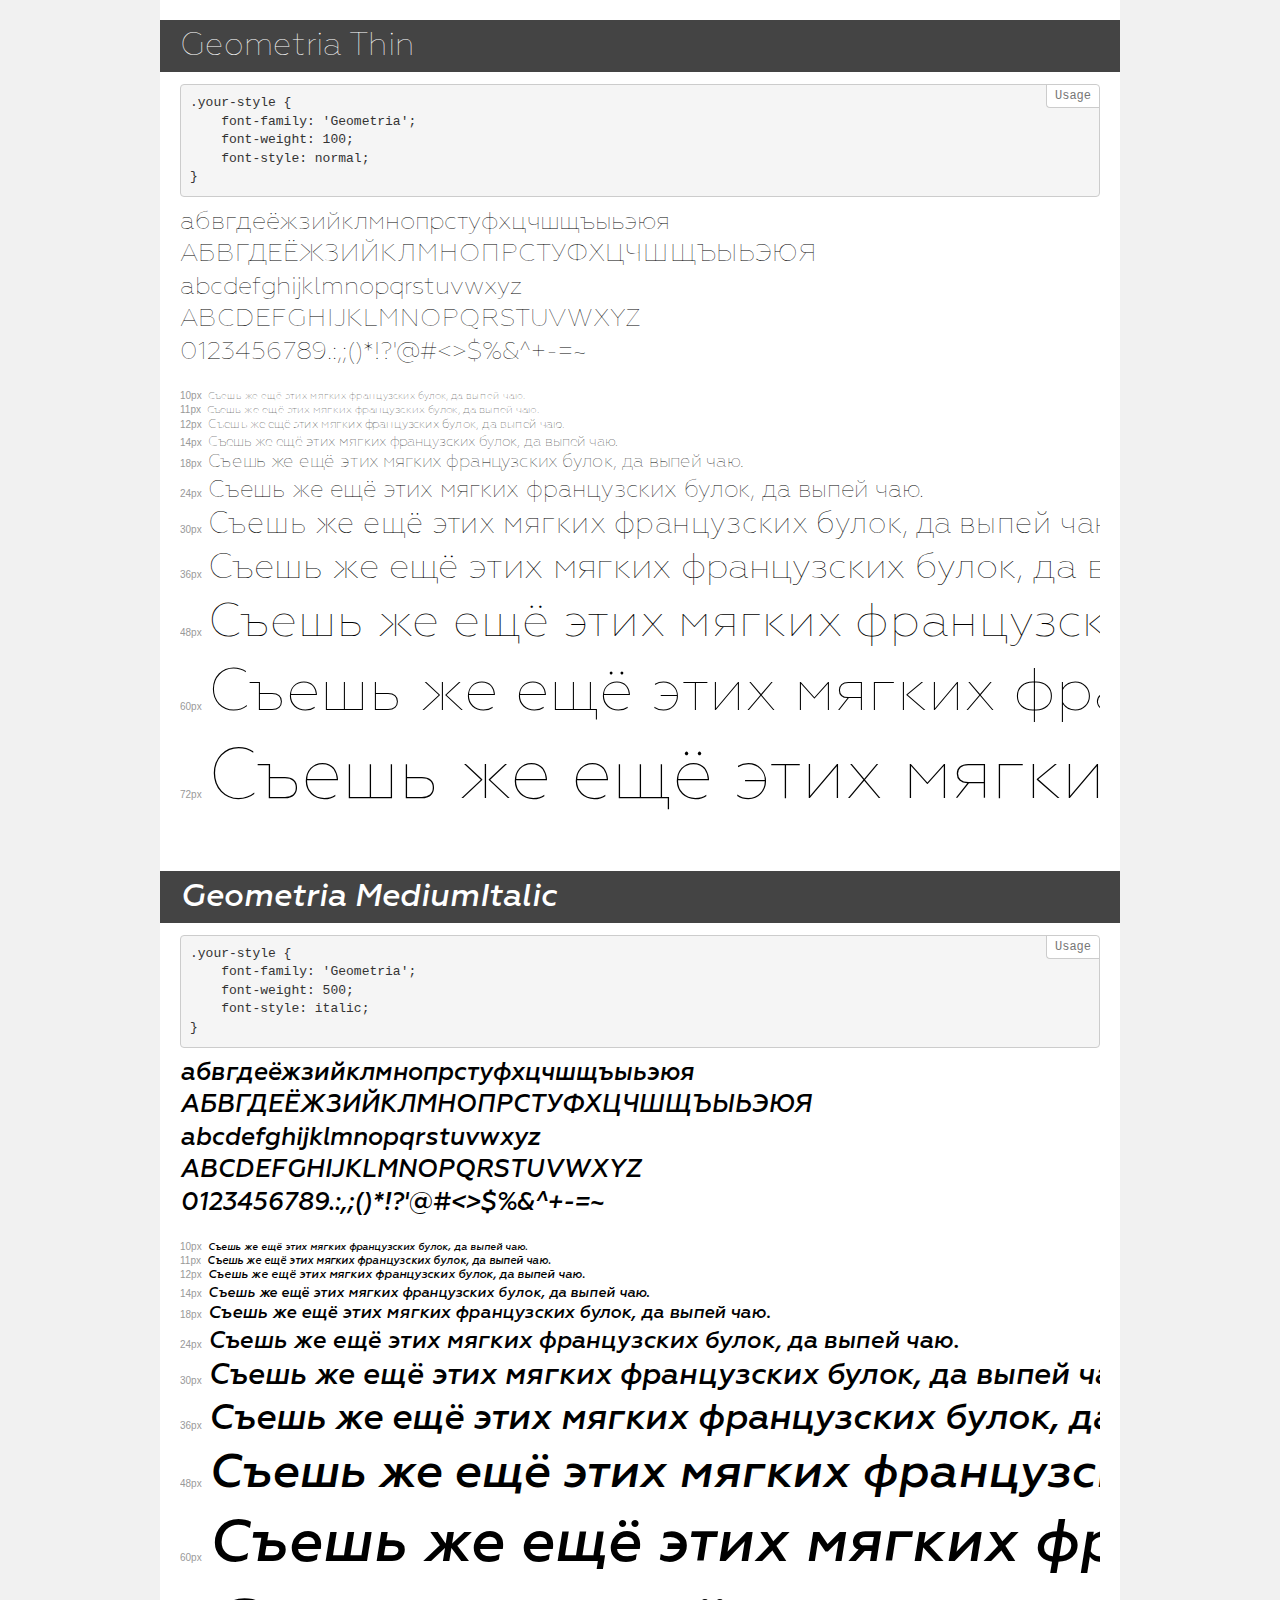
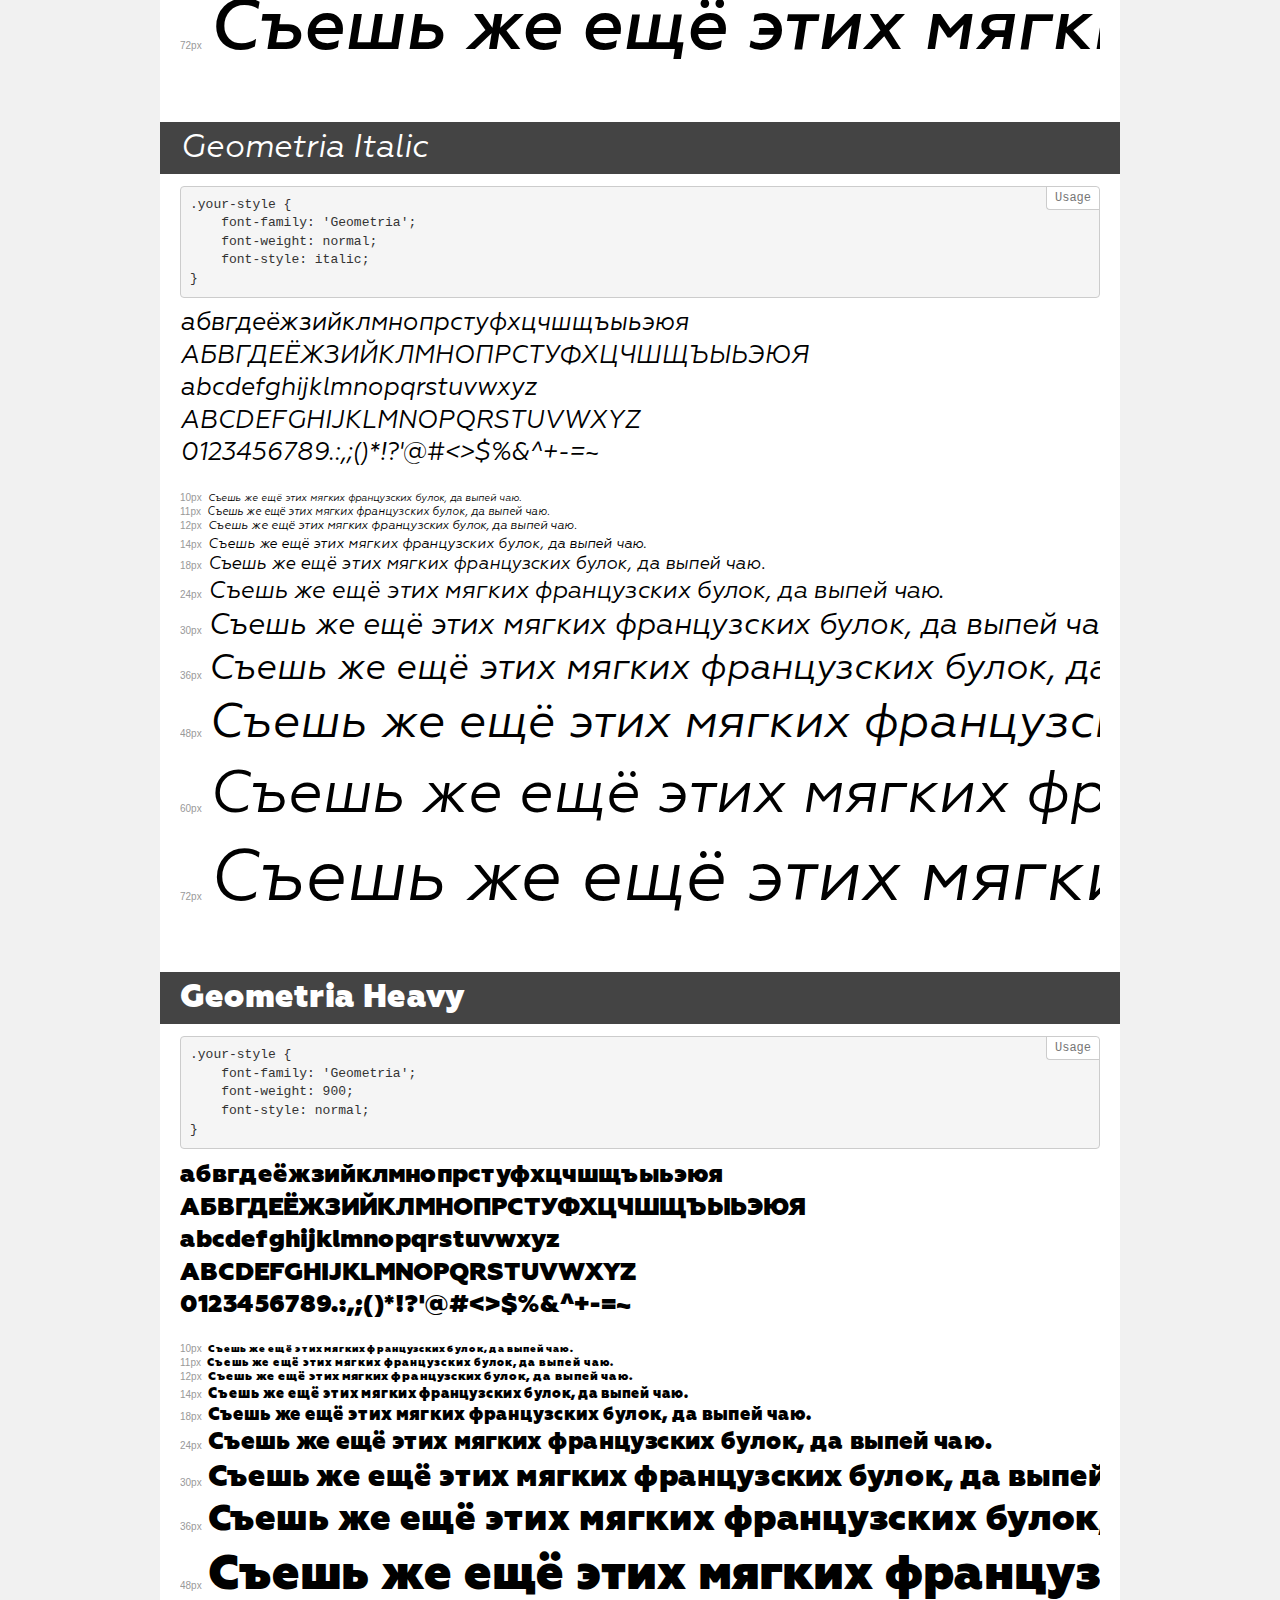
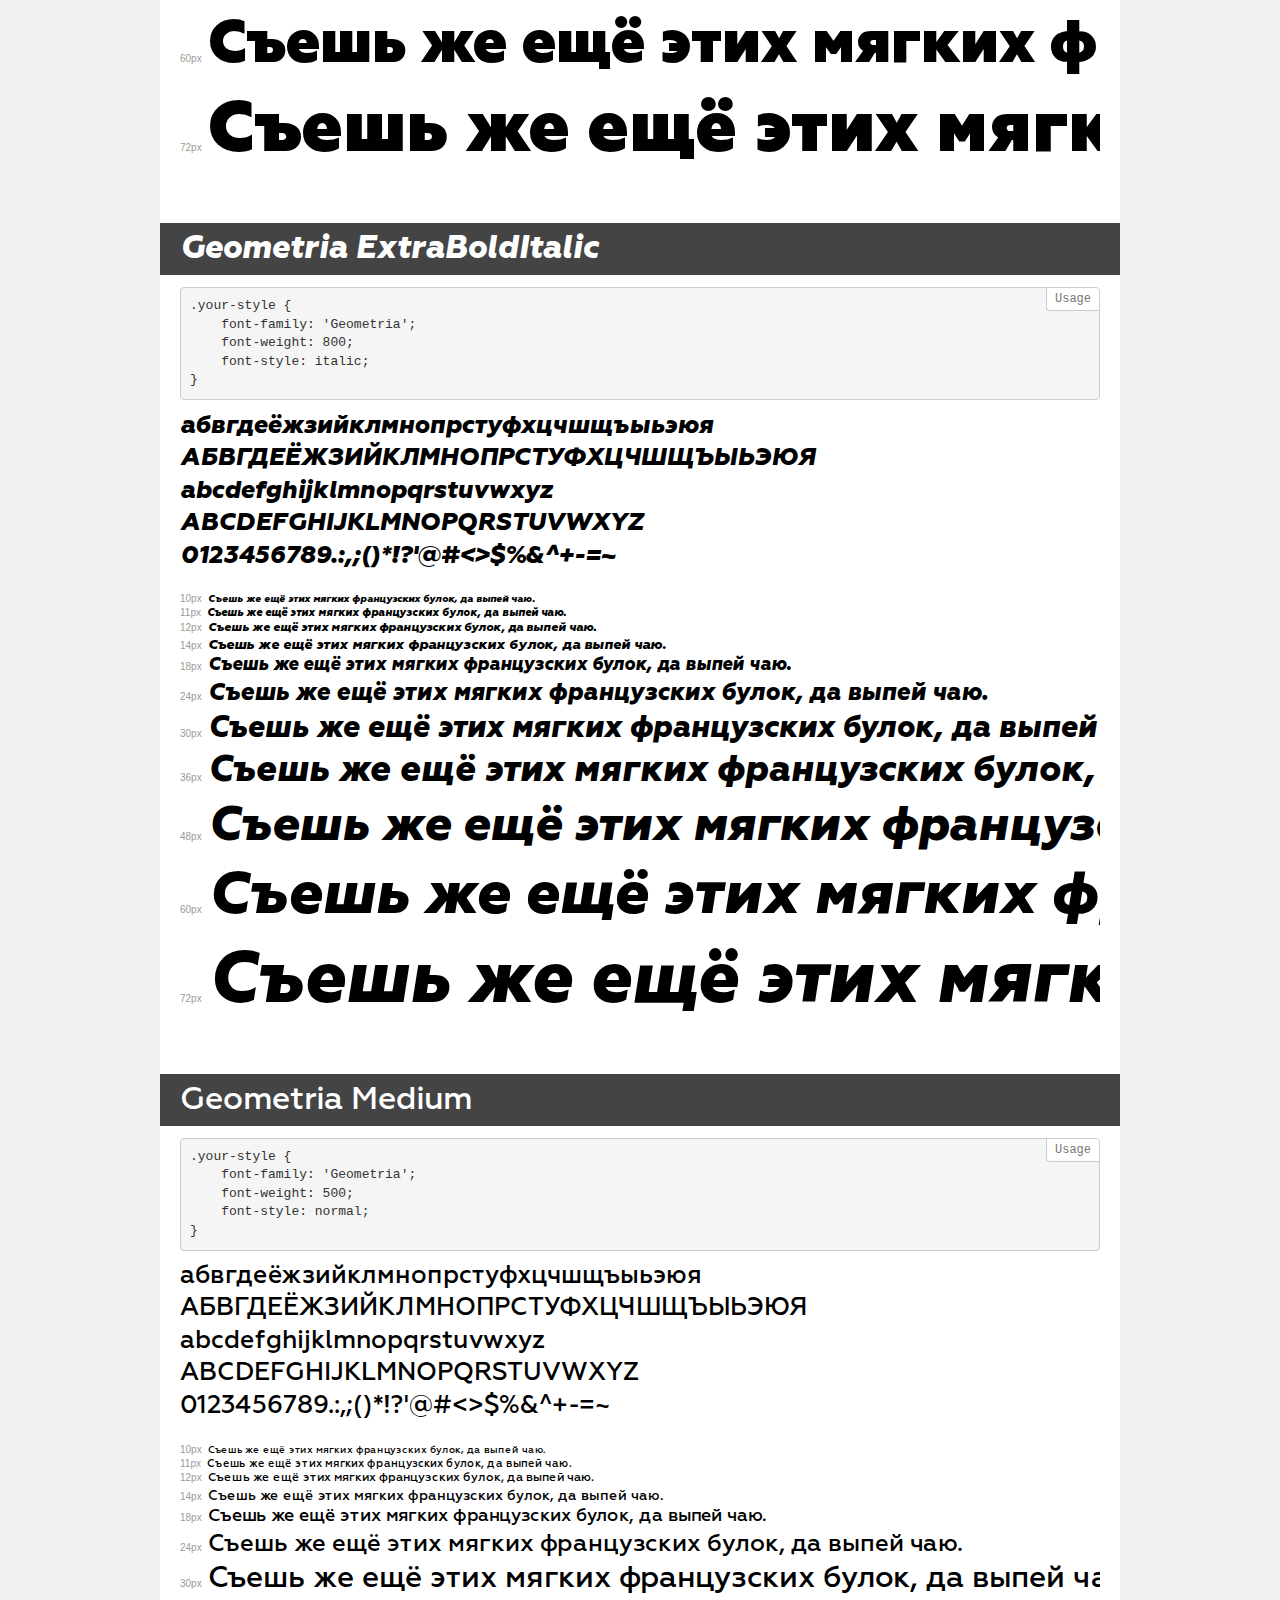
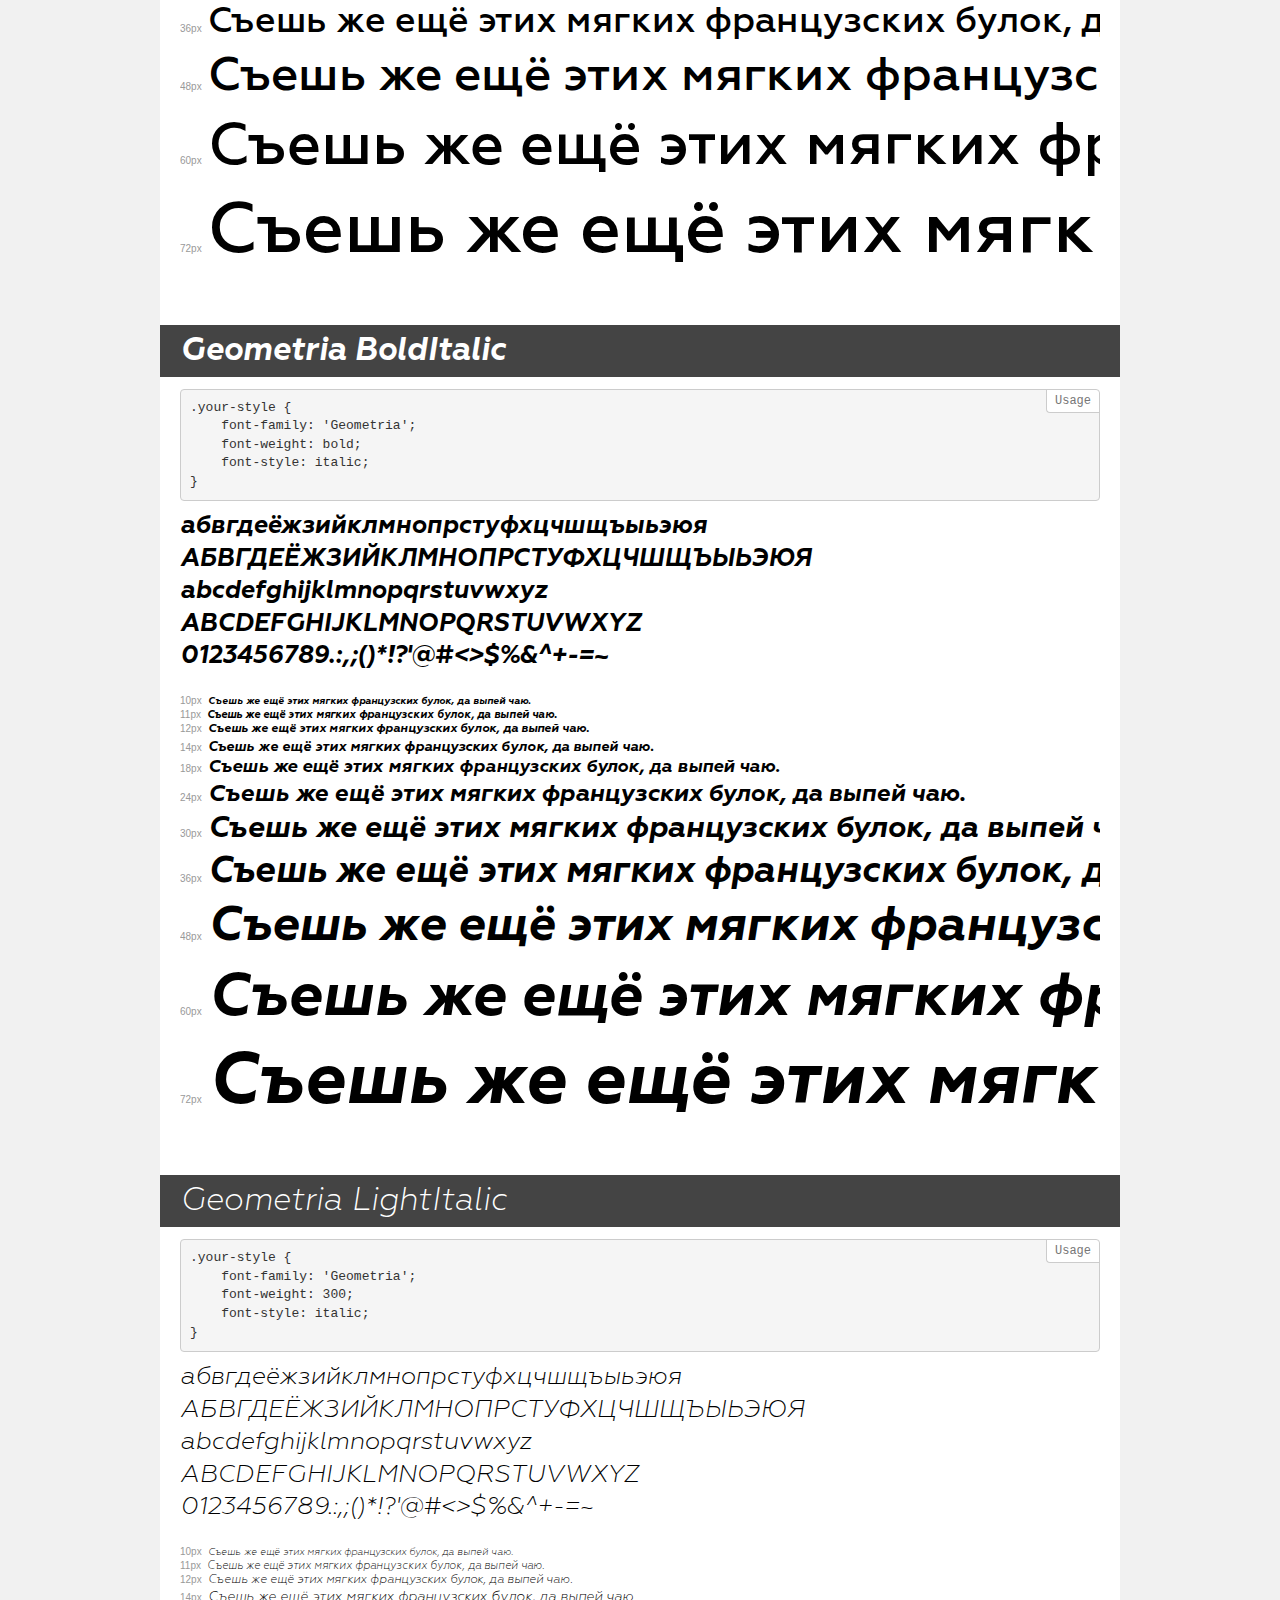
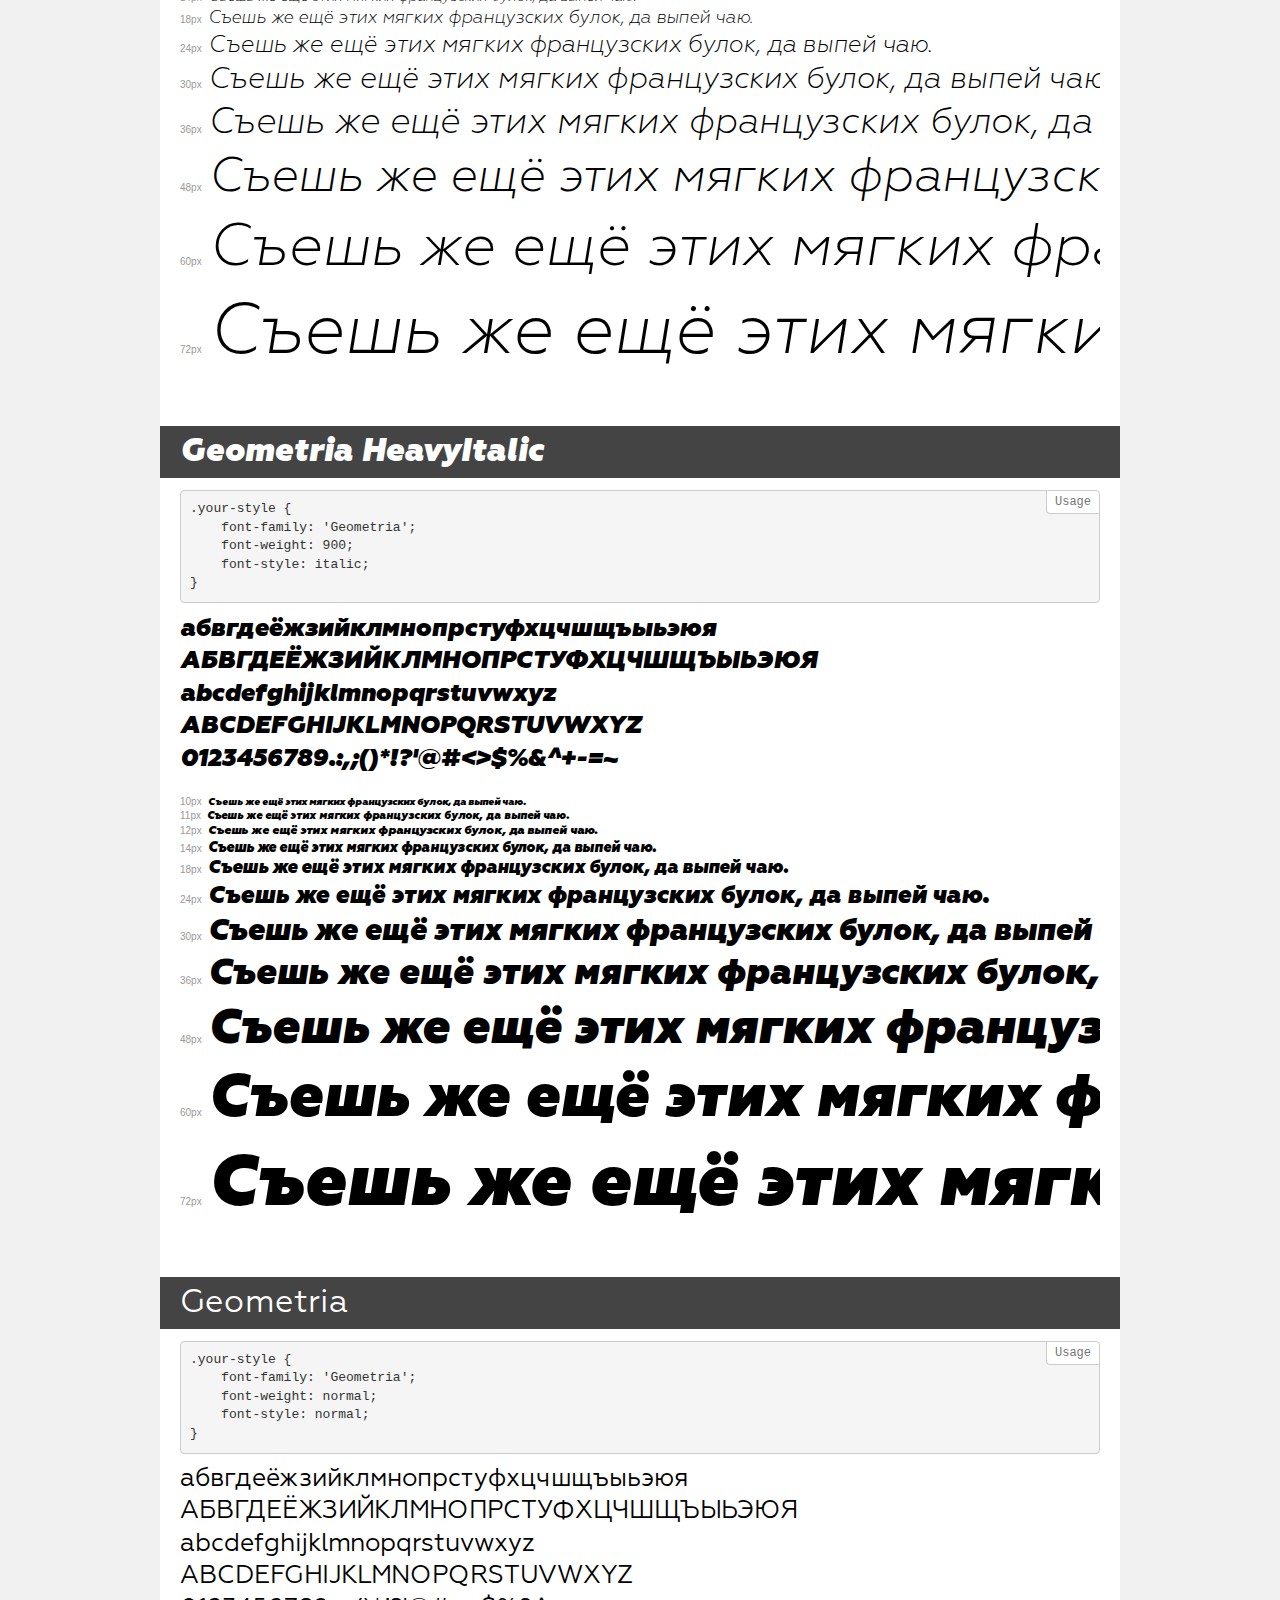
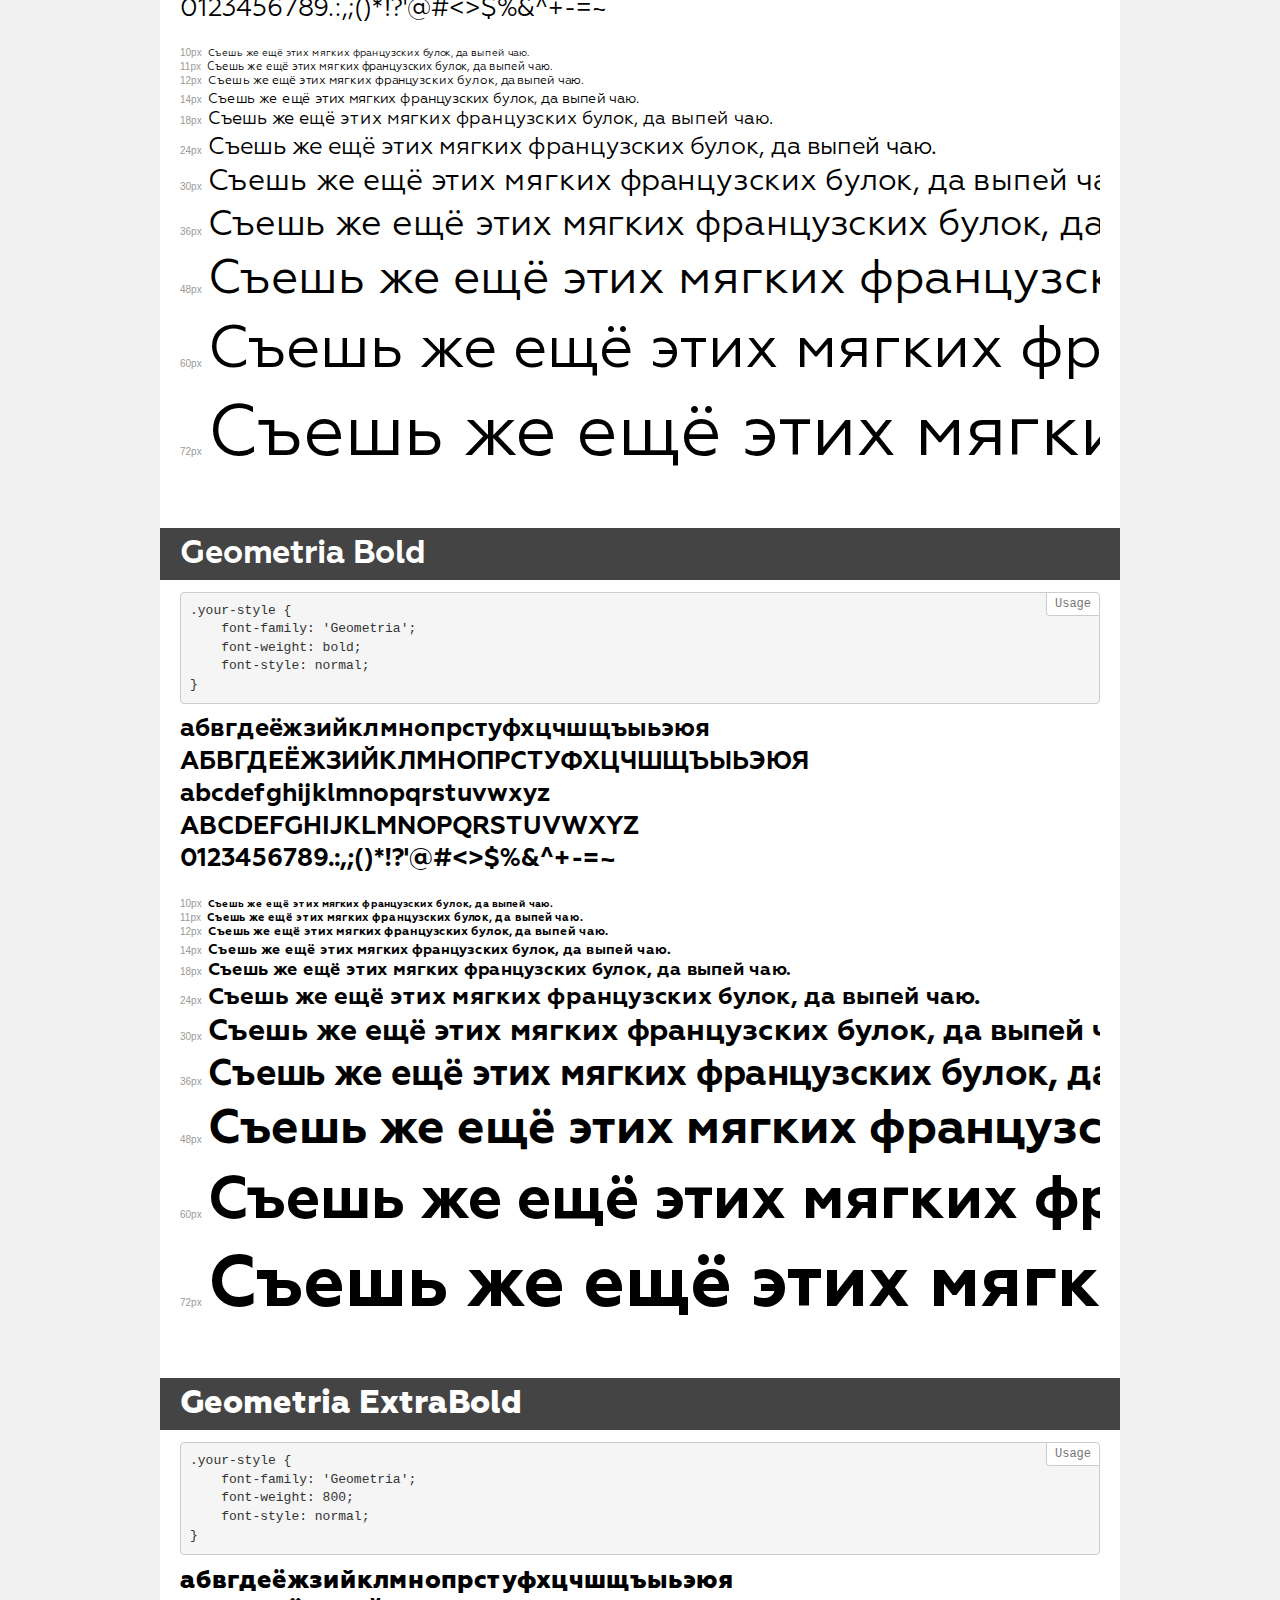
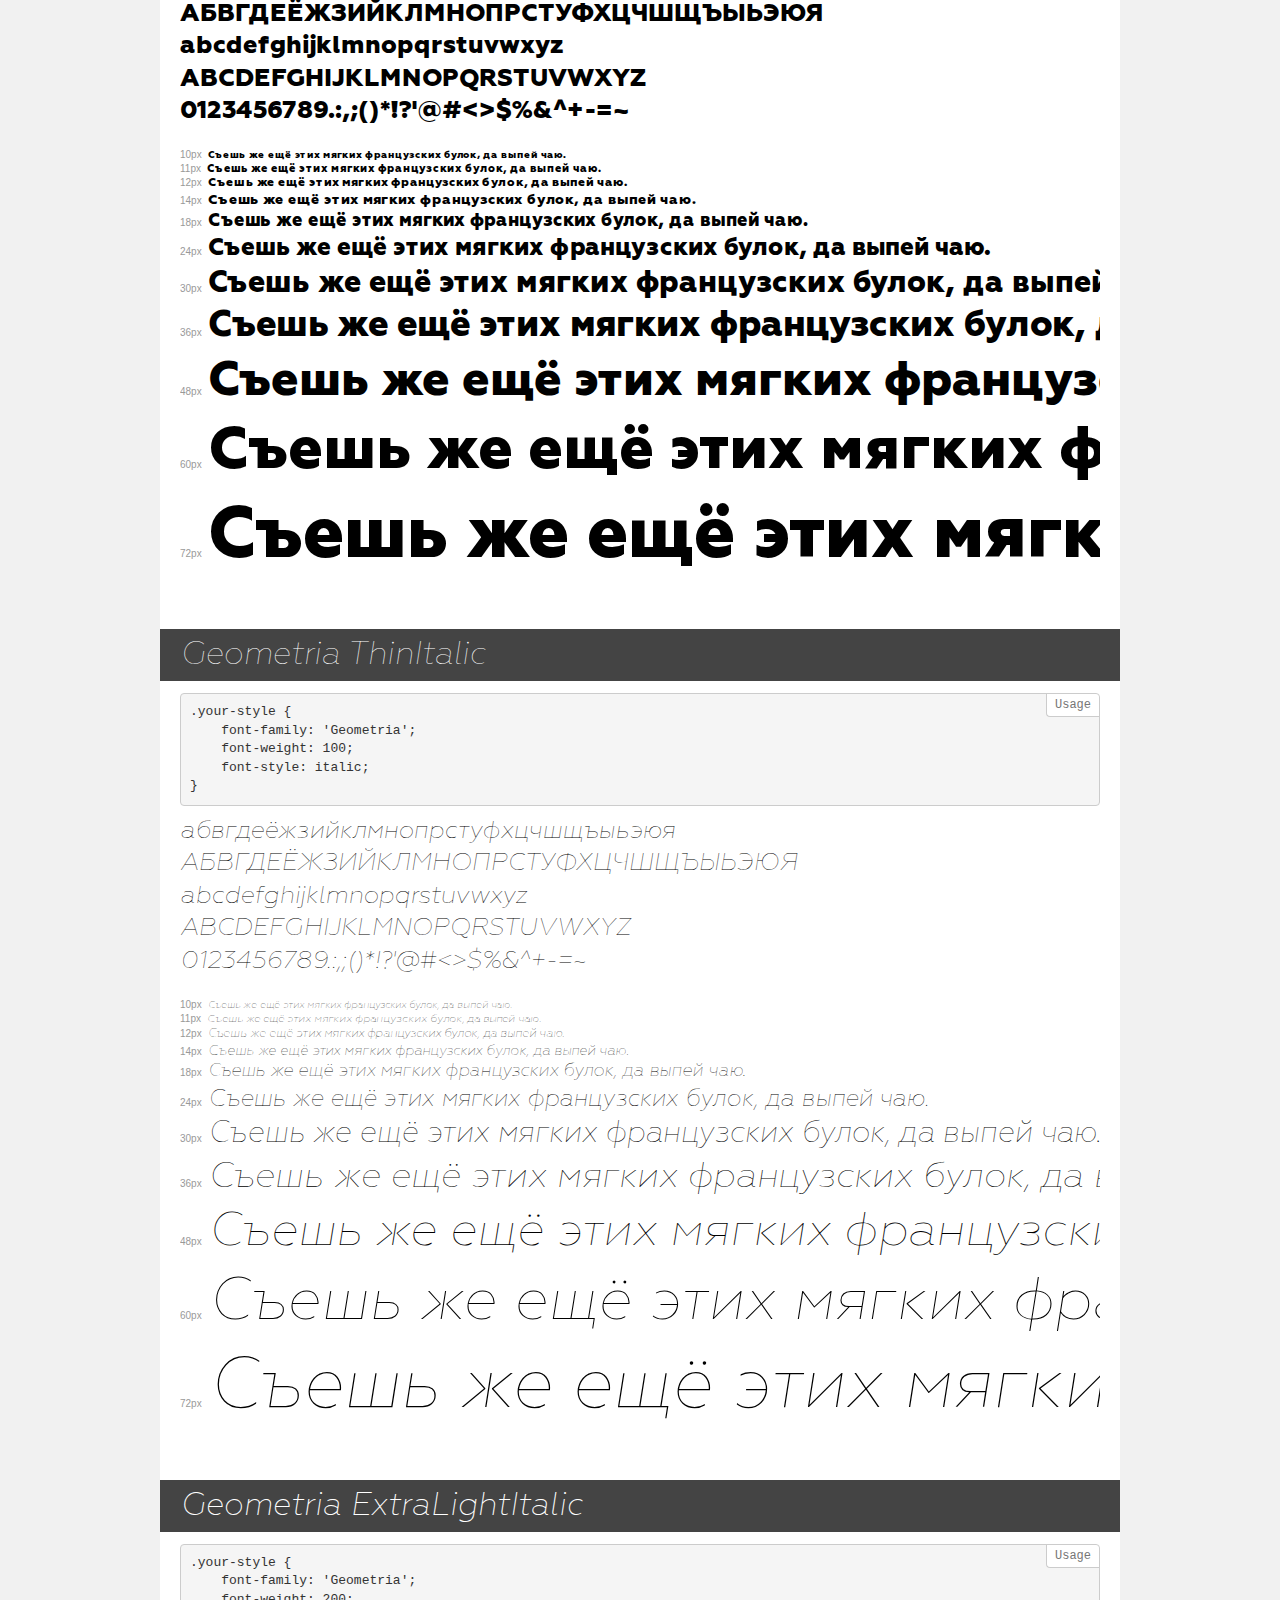
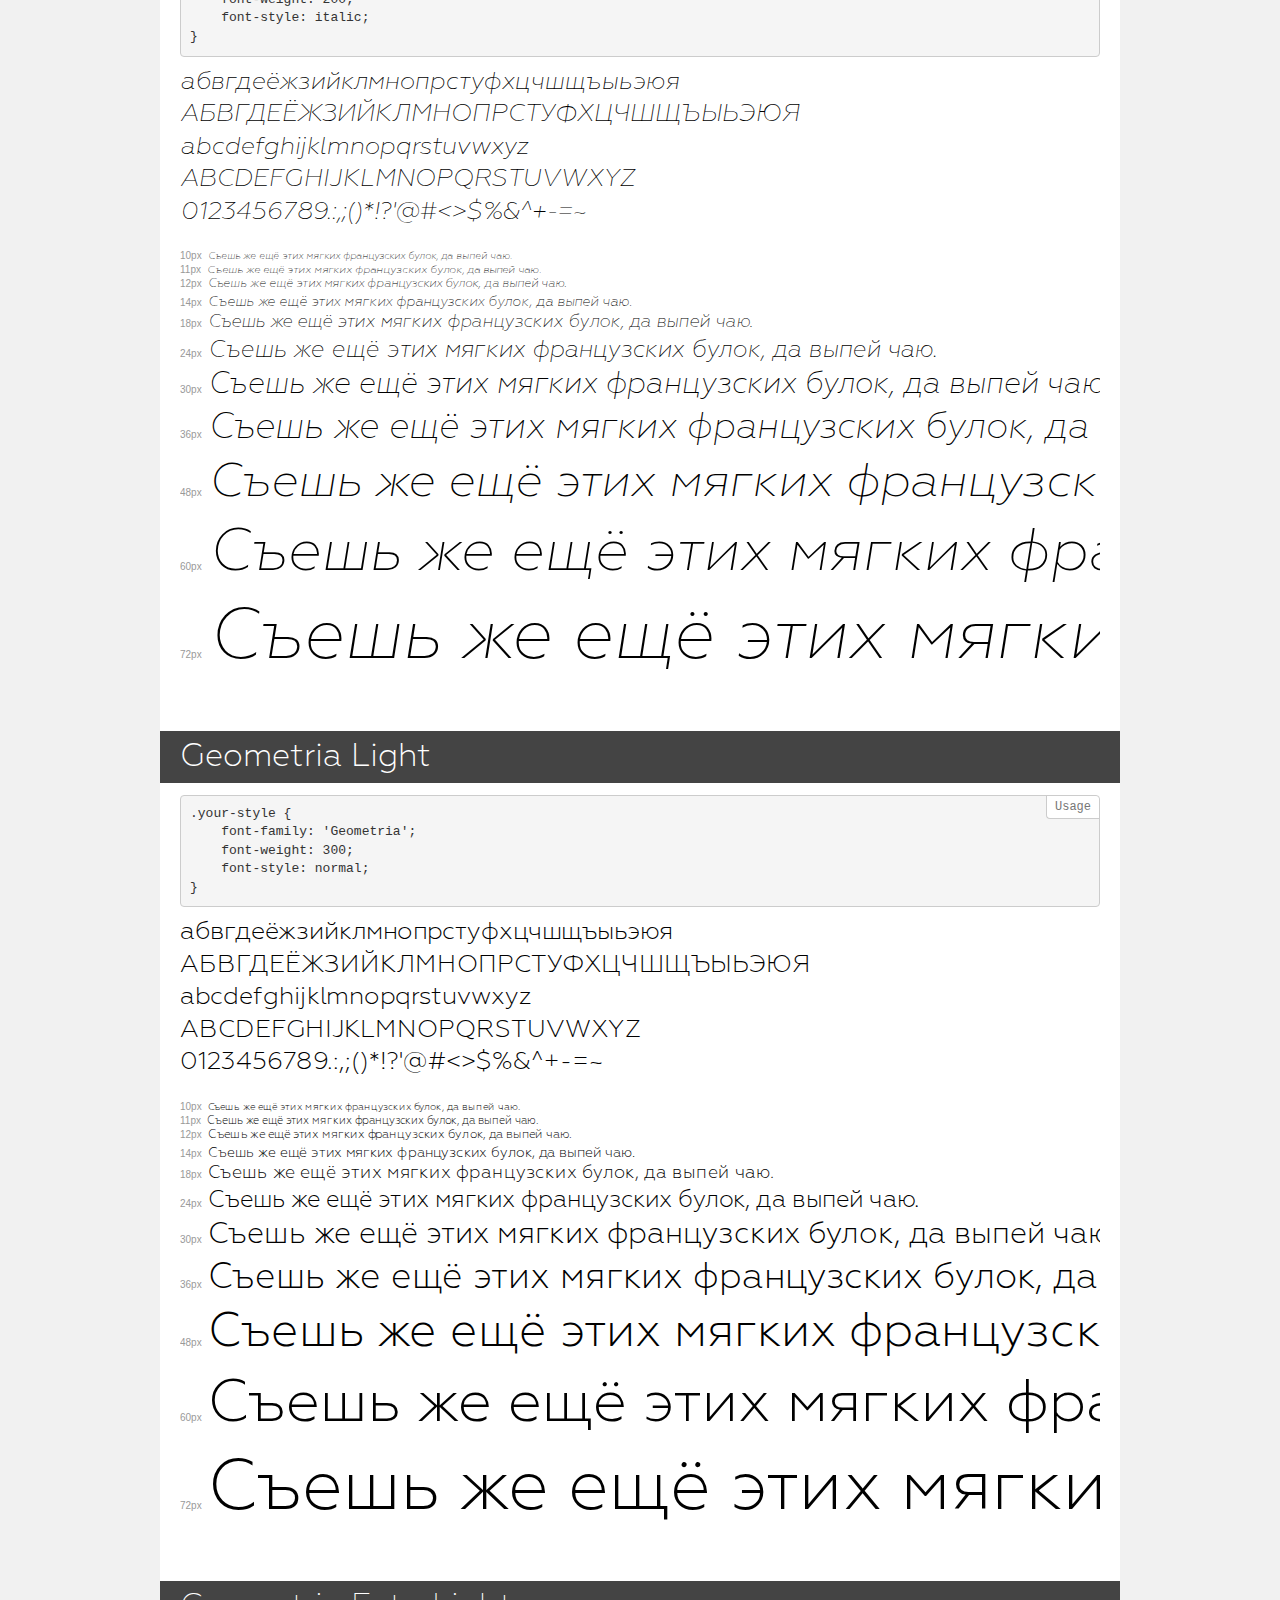
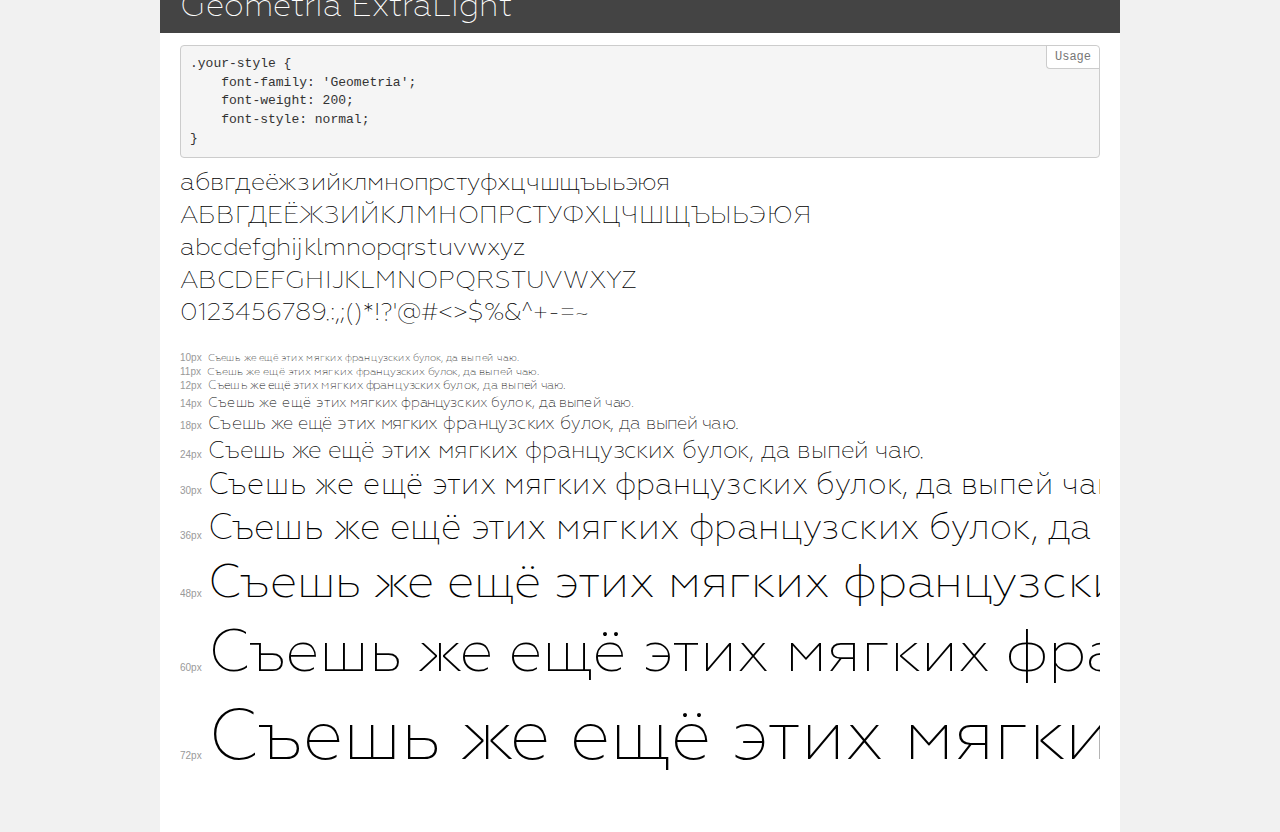
<file: Geometria/demo.html>
<!DOCTYPE html>
<html>
<head>
	<meta charset="utf-8">
	<meta http-equiv="X-UA-Compatible" content="IE=edge">
	<meta name="viewport" content="width=device-width, initial-scale=1">
	<meta name="robots" content="noindex, noarchive">
	<title>Transfonter demo</title>
	<link href="stylesheet.css" rel="stylesheet">
	<style>
		/*
		http://meyerweb.com/eric/tools/css/reset/
		v2.0 | 20110126
		License: none (public domain)
		*/
		html, body, div, span, applet, object, iframe,
		h1, h2, h3, h4, h5, h6, p, blockquote, pre,
		a, abbr, acronym, address, big, cite, code,
		del, dfn, em, img, ins, kbd, q, s, samp,
		small, strike, strong, sub, sup, tt, var,
		b, u, i, center,
		dl, dt, dd, ol, ul, li,
		fieldset, form, label, legend,
		table, caption, tbody, tfoot, thead, tr, th, td,
		article, aside, canvas, details, embed,
		figure, figcaption, footer, header, hgroup,
		menu, nav, output, ruby, section, summary,
		time, mark, audio, video {
			margin: 0;
			padding: 0;
			border: 0;
			font-size: 100%;
			font: inherit;
			vertical-align: baseline;
		}
		/* HTML5 display-role reset for older browsers */
		article, aside, details, figcaption, figure,
		footer, header, hgroup, menu, nav, section {
			display: block;
		}
		body {
			line-height: 1;
		}
		ol, ul {
			list-style: none;
		}
		blockquote, q {
			quotes: none;
		}
		blockquote:before, blockquote:after,
		q:before, q:after {
			content: '';
			content: none;
		}
		table {
			border-collapse: collapse;
			border-spacing: 0;
		}
		/* common styles */
		body {
			background: #f1f1f1;
			color: #000;
		}
		.page {
			background: #fff;
			width: 920px;
			margin: 0 auto;
			padding: 20px 20px 0 20px;
			overflow: hidden;
		}
		.font-container {
			overflow-x: auto;
			overflow-y: hidden;
			margin-bottom: 40px;
			line-height: 1.3;
			white-space: nowrap;
			padding-bottom: 5px;
		}
		h1 {
			position: relative;
			background: #444;
			font-size: 32px;
			color: #fff;
			padding: 10px 20px;
			margin: 0 -20px 12px -20px;
		}
		.letters {
			font-size: 25px;
			margin-bottom: 20px;
		}
		.s10:before {
			content: '10px';
		}
		.s11:before {
			content: '11px';
		}
		.s12:before {
			content: '12px';
		}
		.s14:before {
			content: '14px';
		}
		.s18:before {
			content: '18px';
		}
		.s24:before {
			content: '24px';
		}
		.s30:before {
			content: '30px';
		}
		.s36:before {
			content: '36px';
		}
		.s48:before {
			content: '48px';
		}
		.s60:before {
			content: '60px';
		}
		.s72:before {
			content: '72px';
		}
		.s10:before, .s11:before, .s12:before, .s14:before,
		.s18:before, .s24:before, .s30:before, .s36:before,
		.s48:before, .s60:before, .s72:before {
			font-family: Arial, sans-serif;
			font-size: 10px;
			font-weight: normal;
			font-style: normal;
			color: #999;
			padding-right: 6px;
		}
		pre {
			display: block;
			position: relative;
			padding: 9px;
			margin: 0 0 10px;
			font-family: Monaco, Menlo, Consolas, "Courier New", monospace !important;
			font-size: 13px;
			line-height: 1.428571429;
			color: #333;
			font-weight: normal !important;
			font-style: normal !important;
			background-color: #f5f5f5;
			border: 1px solid #ccc;
			overflow-x: auto;
			border-radius: 4px;
		}
		pre:after {
			display: block;
			position: absolute;
			right: 0;
			top: 0;
			content: 'Usage';
			line-height: 1;
			padding: 5px 8px;
			font-size: 12px;
			color: #767676;
			background-color: #fff;
			border: 1px solid #ccc;
			border-right: none;
			border-top: none;
			border-radius: 0 4px 0 4px;
			z-index: 10;
		}
		/* responsive */
		@media (max-width: 959px) {
			.page {
				width: auto;
				margin: 0;
			}
		}
	</style>
</head>
<body>
<div class="page">
	<div class="demo" style="font-family: 'Geometria'; font-weight: 100; font-style: normal;">
		<h1>Geometria Thin</h1>
		<pre>.your-style {
    font-family: 'Geometria';
    font-weight: 100;
    font-style: normal;
}</pre>
		<div class="font-container">
			<p class="letters">
				абвгдеёжзийклмнопрстуфхцчшщъыьэюя <br />
				АБВГДЕЁЖЗИЙКЛМНОПРСТУФХЦЧШЩЪЫЬЭЮЯ <br />
				abcdefghijklmnopqrstuvwxyz <br />
				ABCDEFGHIJKLMNOPQRSTUVWXYZ <br />				0123456789.:,;()*!?'@#<>$%&^+-=~
			</p>
			<p class="s10" style="font-size: 10px;">Съешь же ещё этих мягких французских булок, да выпей чаю.</p>
			<p class="s11" style="font-size: 11px;">Съешь же ещё этих мягких французских булок, да выпей чаю.</p>
			<p class="s12" style="font-size: 12px;">Съешь же ещё этих мягких французских булок, да выпей чаю.</p>
			<p class="s14" style="font-size: 14px;">Съешь же ещё этих мягких французских булок, да выпей чаю.</p>
			<p class="s18" style="font-size: 18px;">Съешь же ещё этих мягких французских булок, да выпей чаю.</p>
			<p class="s24" style="font-size: 24px;">Съешь же ещё этих мягких французских булок, да выпей чаю.</p>
			<p class="s30" style="font-size: 30px;">Съешь же ещё этих мягких французских булок, да выпей чаю.</p>
			<p class="s36" style="font-size: 36px;">Съешь же ещё этих мягких французских булок, да выпей чаю.</p>
			<p class="s48" style="font-size: 48px;">Съешь же ещё этих мягких французских булок, да выпей чаю.</p>
			<p class="s60" style="font-size: 60px;">Съешь же ещё этих мягких французских булок, да выпей чаю.</p>
			<p class="s72" style="font-size: 72px;">Съешь же ещё этих мягких французских булок, да выпей чаю.</p>
		</div>
	</div>
	<div class="demo" style="font-family: 'Geometria'; font-weight: 500; font-style: italic;">
		<h1>Geometria MediumItalic</h1>
		<pre>.your-style {
    font-family: 'Geometria';
    font-weight: 500;
    font-style: italic;
}</pre>
		<div class="font-container">
			<p class="letters">
				абвгдеёжзийклмнопрстуфхцчшщъыьэюя <br />
				АБВГДЕЁЖЗИЙКЛМНОПРСТУФХЦЧШЩЪЫЬЭЮЯ <br />
				abcdefghijklmnopqrstuvwxyz <br />
				ABCDEFGHIJKLMNOPQRSTUVWXYZ <br />				0123456789.:,;()*!?'@#<>$%&^+-=~
			</p>
			<p class="s10" style="font-size: 10px;">Съешь же ещё этих мягких французских булок, да выпей чаю.</p>
			<p class="s11" style="font-size: 11px;">Съешь же ещё этих мягких французских булок, да выпей чаю.</p>
			<p class="s12" style="font-size: 12px;">Съешь же ещё этих мягких французских булок, да выпей чаю.</p>
			<p class="s14" style="font-size: 14px;">Съешь же ещё этих мягких французских булок, да выпей чаю.</p>
			<p class="s18" style="font-size: 18px;">Съешь же ещё этих мягких французских булок, да выпей чаю.</p>
			<p class="s24" style="font-size: 24px;">Съешь же ещё этих мягких французских булок, да выпей чаю.</p>
			<p class="s30" style="font-size: 30px;">Съешь же ещё этих мягких французских булок, да выпей чаю.</p>
			<p class="s36" style="font-size: 36px;">Съешь же ещё этих мягких французских булок, да выпей чаю.</p>
			<p class="s48" style="font-size: 48px;">Съешь же ещё этих мягких французских булок, да выпей чаю.</p>
			<p class="s60" style="font-size: 60px;">Съешь же ещё этих мягких французских булок, да выпей чаю.</p>
			<p class="s72" style="font-size: 72px;">Съешь же ещё этих мягких французских булок, да выпей чаю.</p>
		</div>
	</div>
	<div class="demo" style="font-family: 'Geometria'; font-weight: normal; font-style: italic;">
		<h1>Geometria Italic</h1>
		<pre>.your-style {
    font-family: 'Geometria';
    font-weight: normal;
    font-style: italic;
}</pre>
		<div class="font-container">
			<p class="letters">
				абвгдеёжзийклмнопрстуфхцчшщъыьэюя <br />
				АБВГДЕЁЖЗИЙКЛМНОПРСТУФХЦЧШЩЪЫЬЭЮЯ <br />
				abcdefghijklmnopqrstuvwxyz <br />
				ABCDEFGHIJKLMNOPQRSTUVWXYZ <br />				0123456789.:,;()*!?'@#<>$%&^+-=~
			</p>
			<p class="s10" style="font-size: 10px;">Съешь же ещё этих мягких французских булок, да выпей чаю.</p>
			<p class="s11" style="font-size: 11px;">Съешь же ещё этих мягких французских булок, да выпей чаю.</p>
			<p class="s12" style="font-size: 12px;">Съешь же ещё этих мягких французских булок, да выпей чаю.</p>
			<p class="s14" style="font-size: 14px;">Съешь же ещё этих мягких французских булок, да выпей чаю.</p>
			<p class="s18" style="font-size: 18px;">Съешь же ещё этих мягких французских булок, да выпей чаю.</p>
			<p class="s24" style="font-size: 24px;">Съешь же ещё этих мягких французских булок, да выпей чаю.</p>
			<p class="s30" style="font-size: 30px;">Съешь же ещё этих мягких французских булок, да выпей чаю.</p>
			<p class="s36" style="font-size: 36px;">Съешь же ещё этих мягких французских булок, да выпей чаю.</p>
			<p class="s48" style="font-size: 48px;">Съешь же ещё этих мягких французских булок, да выпей чаю.</p>
			<p class="s60" style="font-size: 60px;">Съешь же ещё этих мягких французских булок, да выпей чаю.</p>
			<p class="s72" style="font-size: 72px;">Съешь же ещё этих мягких французских булок, да выпей чаю.</p>
		</div>
	</div>
	<div class="demo" style="font-family: 'Geometria'; font-weight: 900; font-style: normal;">
		<h1>Geometria Heavy</h1>
		<pre>.your-style {
    font-family: 'Geometria';
    font-weight: 900;
    font-style: normal;
}</pre>
		<div class="font-container">
			<p class="letters">
				абвгдеёжзийклмнопрстуфхцчшщъыьэюя <br />
				АБВГДЕЁЖЗИЙКЛМНОПРСТУФХЦЧШЩЪЫЬЭЮЯ <br />
				abcdefghijklmnopqrstuvwxyz <br />
				ABCDEFGHIJKLMNOPQRSTUVWXYZ <br />				0123456789.:,;()*!?'@#<>$%&^+-=~
			</p>
			<p class="s10" style="font-size: 10px;">Съешь же ещё этих мягких французских булок, да выпей чаю.</p>
			<p class="s11" style="font-size: 11px;">Съешь же ещё этих мягких французских булок, да выпей чаю.</p>
			<p class="s12" style="font-size: 12px;">Съешь же ещё этих мягких французских булок, да выпей чаю.</p>
			<p class="s14" style="font-size: 14px;">Съешь же ещё этих мягких французских булок, да выпей чаю.</p>
			<p class="s18" style="font-size: 18px;">Съешь же ещё этих мягких французских булок, да выпей чаю.</p>
			<p class="s24" style="font-size: 24px;">Съешь же ещё этих мягких французских булок, да выпей чаю.</p>
			<p class="s30" style="font-size: 30px;">Съешь же ещё этих мягких французских булок, да выпей чаю.</p>
			<p class="s36" style="font-size: 36px;">Съешь же ещё этих мягких французских булок, да выпей чаю.</p>
			<p class="s48" style="font-size: 48px;">Съешь же ещё этих мягких французских булок, да выпей чаю.</p>
			<p class="s60" style="font-size: 60px;">Съешь же ещё этих мягких французских булок, да выпей чаю.</p>
			<p class="s72" style="font-size: 72px;">Съешь же ещё этих мягких французских булок, да выпей чаю.</p>
		</div>
	</div>
	<div class="demo" style="font-family: 'Geometria'; font-weight: 800; font-style: italic;">
		<h1>Geometria ExtraBoldItalic</h1>
		<pre>.your-style {
    font-family: 'Geometria';
    font-weight: 800;
    font-style: italic;
}</pre>
		<div class="font-container">
			<p class="letters">
				абвгдеёжзийклмнопрстуфхцчшщъыьэюя <br />
				АБВГДЕЁЖЗИЙКЛМНОПРСТУФХЦЧШЩЪЫЬЭЮЯ <br />
				abcdefghijklmnopqrstuvwxyz <br />
				ABCDEFGHIJKLMNOPQRSTUVWXYZ <br />				0123456789.:,;()*!?'@#<>$%&^+-=~
			</p>
			<p class="s10" style="font-size: 10px;">Съешь же ещё этих мягких французских булок, да выпей чаю.</p>
			<p class="s11" style="font-size: 11px;">Съешь же ещё этих мягких французских булок, да выпей чаю.</p>
			<p class="s12" style="font-size: 12px;">Съешь же ещё этих мягких французских булок, да выпей чаю.</p>
			<p class="s14" style="font-size: 14px;">Съешь же ещё этих мягких французских булок, да выпей чаю.</p>
			<p class="s18" style="font-size: 18px;">Съешь же ещё этих мягких французских булок, да выпей чаю.</p>
			<p class="s24" style="font-size: 24px;">Съешь же ещё этих мягких французских булок, да выпей чаю.</p>
			<p class="s30" style="font-size: 30px;">Съешь же ещё этих мягких французских булок, да выпей чаю.</p>
			<p class="s36" style="font-size: 36px;">Съешь же ещё этих мягких французских булок, да выпей чаю.</p>
			<p class="s48" style="font-size: 48px;">Съешь же ещё этих мягких французских булок, да выпей чаю.</p>
			<p class="s60" style="font-size: 60px;">Съешь же ещё этих мягких французских булок, да выпей чаю.</p>
			<p class="s72" style="font-size: 72px;">Съешь же ещё этих мягких французских булок, да выпей чаю.</p>
		</div>
	</div>
	<div class="demo" style="font-family: 'Geometria'; font-weight: 500; font-style: normal;">
		<h1>Geometria Medium</h1>
		<pre>.your-style {
    font-family: 'Geometria';
    font-weight: 500;
    font-style: normal;
}</pre>
		<div class="font-container">
			<p class="letters">
				абвгдеёжзийклмнопрстуфхцчшщъыьэюя <br />
				АБВГДЕЁЖЗИЙКЛМНОПРСТУФХЦЧШЩЪЫЬЭЮЯ <br />
				abcdefghijklmnopqrstuvwxyz <br />
				ABCDEFGHIJKLMNOPQRSTUVWXYZ <br />				0123456789.:,;()*!?'@#<>$%&^+-=~
			</p>
			<p class="s10" style="font-size: 10px;">Съешь же ещё этих мягких французских булок, да выпей чаю.</p>
			<p class="s11" style="font-size: 11px;">Съешь же ещё этих мягких французских булок, да выпей чаю.</p>
			<p class="s12" style="font-size: 12px;">Съешь же ещё этих мягких французских булок, да выпей чаю.</p>
			<p class="s14" style="font-size: 14px;">Съешь же ещё этих мягких французских булок, да выпей чаю.</p>
			<p class="s18" style="font-size: 18px;">Съешь же ещё этих мягких французских булок, да выпей чаю.</p>
			<p class="s24" style="font-size: 24px;">Съешь же ещё этих мягких французских булок, да выпей чаю.</p>
			<p class="s30" style="font-size: 30px;">Съешь же ещё этих мягких французских булок, да выпей чаю.</p>
			<p class="s36" style="font-size: 36px;">Съешь же ещё этих мягких французских булок, да выпей чаю.</p>
			<p class="s48" style="font-size: 48px;">Съешь же ещё этих мягких французских булок, да выпей чаю.</p>
			<p class="s60" style="font-size: 60px;">Съешь же ещё этих мягких французских булок, да выпей чаю.</p>
			<p class="s72" style="font-size: 72px;">Съешь же ещё этих мягких французских булок, да выпей чаю.</p>
		</div>
	</div>
	<div class="demo" style="font-family: 'Geometria'; font-weight: bold; font-style: italic;">
		<h1>Geometria BoldItalic</h1>
		<pre>.your-style {
    font-family: 'Geometria';
    font-weight: bold;
    font-style: italic;
}</pre>
		<div class="font-container">
			<p class="letters">
				абвгдеёжзийклмнопрстуфхцчшщъыьэюя <br />
				АБВГДЕЁЖЗИЙКЛМНОПРСТУФХЦЧШЩЪЫЬЭЮЯ <br />
				abcdefghijklmnopqrstuvwxyz <br />
				ABCDEFGHIJKLMNOPQRSTUVWXYZ <br />				0123456789.:,;()*!?'@#<>$%&^+-=~
			</p>
			<p class="s10" style="font-size: 10px;">Съешь же ещё этих мягких французских булок, да выпей чаю.</p>
			<p class="s11" style="font-size: 11px;">Съешь же ещё этих мягких французских булок, да выпей чаю.</p>
			<p class="s12" style="font-size: 12px;">Съешь же ещё этих мягких французских булок, да выпей чаю.</p>
			<p class="s14" style="font-size: 14px;">Съешь же ещё этих мягких французских булок, да выпей чаю.</p>
			<p class="s18" style="font-size: 18px;">Съешь же ещё этих мягких французских булок, да выпей чаю.</p>
			<p class="s24" style="font-size: 24px;">Съешь же ещё этих мягких французских булок, да выпей чаю.</p>
			<p class="s30" style="font-size: 30px;">Съешь же ещё этих мягких французских булок, да выпей чаю.</p>
			<p class="s36" style="font-size: 36px;">Съешь же ещё этих мягких французских булок, да выпей чаю.</p>
			<p class="s48" style="font-size: 48px;">Съешь же ещё этих мягких французских булок, да выпей чаю.</p>
			<p class="s60" style="font-size: 60px;">Съешь же ещё этих мягких французских булок, да выпей чаю.</p>
			<p class="s72" style="font-size: 72px;">Съешь же ещё этих мягких французских булок, да выпей чаю.</p>
		</div>
	</div>
	<div class="demo" style="font-family: 'Geometria'; font-weight: 300; font-style: italic;">
		<h1>Geometria LightItalic</h1>
		<pre>.your-style {
    font-family: 'Geometria';
    font-weight: 300;
    font-style: italic;
}</pre>
		<div class="font-container">
			<p class="letters">
				абвгдеёжзийклмнопрстуфхцчшщъыьэюя <br />
				АБВГДЕЁЖЗИЙКЛМНОПРСТУФХЦЧШЩЪЫЬЭЮЯ <br />
				abcdefghijklmnopqrstuvwxyz <br />
				ABCDEFGHIJKLMNOPQRSTUVWXYZ <br />				0123456789.:,;()*!?'@#<>$%&^+-=~
			</p>
			<p class="s10" style="font-size: 10px;">Съешь же ещё этих мягких французских булок, да выпей чаю.</p>
			<p class="s11" style="font-size: 11px;">Съешь же ещё этих мягких французских булок, да выпей чаю.</p>
			<p class="s12" style="font-size: 12px;">Съешь же ещё этих мягких французских булок, да выпей чаю.</p>
			<p class="s14" style="font-size: 14px;">Съешь же ещё этих мягких французских булок, да выпей чаю.</p>
			<p class="s18" style="font-size: 18px;">Съешь же ещё этих мягких французских булок, да выпей чаю.</p>
			<p class="s24" style="font-size: 24px;">Съешь же ещё этих мягких французских булок, да выпей чаю.</p>
			<p class="s30" style="font-size: 30px;">Съешь же ещё этих мягких французских булок, да выпей чаю.</p>
			<p class="s36" style="font-size: 36px;">Съешь же ещё этих мягких французских булок, да выпей чаю.</p>
			<p class="s48" style="font-size: 48px;">Съешь же ещё этих мягких французских булок, да выпей чаю.</p>
			<p class="s60" style="font-size: 60px;">Съешь же ещё этих мягких французских булок, да выпей чаю.</p>
			<p class="s72" style="font-size: 72px;">Съешь же ещё этих мягких французских булок, да выпей чаю.</p>
		</div>
	</div>
	<div class="demo" style="font-family: 'Geometria'; font-weight: 900; font-style: italic;">
		<h1>Geometria HeavyItalic</h1>
		<pre>.your-style {
    font-family: 'Geometria';
    font-weight: 900;
    font-style: italic;
}</pre>
		<div class="font-container">
			<p class="letters">
				абвгдеёжзийклмнопрстуфхцчшщъыьэюя <br />
				АБВГДЕЁЖЗИЙКЛМНОПРСТУФХЦЧШЩЪЫЬЭЮЯ <br />
				abcdefghijklmnopqrstuvwxyz <br />
				ABCDEFGHIJKLMNOPQRSTUVWXYZ <br />				0123456789.:,;()*!?'@#<>$%&^+-=~
			</p>
			<p class="s10" style="font-size: 10px;">Съешь же ещё этих мягких французских булок, да выпей чаю.</p>
			<p class="s11" style="font-size: 11px;">Съешь же ещё этих мягких французских булок, да выпей чаю.</p>
			<p class="s12" style="font-size: 12px;">Съешь же ещё этих мягких французских булок, да выпей чаю.</p>
			<p class="s14" style="font-size: 14px;">Съешь же ещё этих мягких французских булок, да выпей чаю.</p>
			<p class="s18" style="font-size: 18px;">Съешь же ещё этих мягких французских булок, да выпей чаю.</p>
			<p class="s24" style="font-size: 24px;">Съешь же ещё этих мягких французских булок, да выпей чаю.</p>
			<p class="s30" style="font-size: 30px;">Съешь же ещё этих мягких французских булок, да выпей чаю.</p>
			<p class="s36" style="font-size: 36px;">Съешь же ещё этих мягких французских булок, да выпей чаю.</p>
			<p class="s48" style="font-size: 48px;">Съешь же ещё этих мягких французских булок, да выпей чаю.</p>
			<p class="s60" style="font-size: 60px;">Съешь же ещё этих мягких французских булок, да выпей чаю.</p>
			<p class="s72" style="font-size: 72px;">Съешь же ещё этих мягких французских булок, да выпей чаю.</p>
		</div>
	</div>
	<div class="demo" style="font-family: 'Geometria'; font-weight: normal; font-style: normal;">
		<h1>Geometria</h1>
		<pre>.your-style {
    font-family: 'Geometria';
    font-weight: normal;
    font-style: normal;
}</pre>
		<div class="font-container">
			<p class="letters">
				абвгдеёжзийклмнопрстуфхцчшщъыьэюя <br />
				АБВГДЕЁЖЗИЙКЛМНОПРСТУФХЦЧШЩЪЫЬЭЮЯ <br />
				abcdefghijklmnopqrstuvwxyz <br />
				ABCDEFGHIJKLMNOPQRSTUVWXYZ <br />				0123456789.:,;()*!?'@#<>$%&^+-=~
			</p>
			<p class="s10" style="font-size: 10px;">Съешь же ещё этих мягких французских булок, да выпей чаю.</p>
			<p class="s11" style="font-size: 11px;">Съешь же ещё этих мягких французских булок, да выпей чаю.</p>
			<p class="s12" style="font-size: 12px;">Съешь же ещё этих мягких французских булок, да выпей чаю.</p>
			<p class="s14" style="font-size: 14px;">Съешь же ещё этих мягких французских булок, да выпей чаю.</p>
			<p class="s18" style="font-size: 18px;">Съешь же ещё этих мягких французских булок, да выпей чаю.</p>
			<p class="s24" style="font-size: 24px;">Съешь же ещё этих мягких французских булок, да выпей чаю.</p>
			<p class="s30" style="font-size: 30px;">Съешь же ещё этих мягких французских булок, да выпей чаю.</p>
			<p class="s36" style="font-size: 36px;">Съешь же ещё этих мягких французских булок, да выпей чаю.</p>
			<p class="s48" style="font-size: 48px;">Съешь же ещё этих мягких французских булок, да выпей чаю.</p>
			<p class="s60" style="font-size: 60px;">Съешь же ещё этих мягких французских булок, да выпей чаю.</p>
			<p class="s72" style="font-size: 72px;">Съешь же ещё этих мягких французских булок, да выпей чаю.</p>
		</div>
	</div>
	<div class="demo" style="font-family: 'Geometria'; font-weight: bold; font-style: normal;">
		<h1>Geometria Bold</h1>
		<pre>.your-style {
    font-family: 'Geometria';
    font-weight: bold;
    font-style: normal;
}</pre>
		<div class="font-container">
			<p class="letters">
				абвгдеёжзийклмнопрстуфхцчшщъыьэюя <br />
				АБВГДЕЁЖЗИЙКЛМНОПРСТУФХЦЧШЩЪЫЬЭЮЯ <br />
				abcdefghijklmnopqrstuvwxyz <br />
				ABCDEFGHIJKLMNOPQRSTUVWXYZ <br />				0123456789.:,;()*!?'@#<>$%&^+-=~
			</p>
			<p class="s10" style="font-size: 10px;">Съешь же ещё этих мягких французских булок, да выпей чаю.</p>
			<p class="s11" style="font-size: 11px;">Съешь же ещё этих мягких французских булок, да выпей чаю.</p>
			<p class="s12" style="font-size: 12px;">Съешь же ещё этих мягких французских булок, да выпей чаю.</p>
			<p class="s14" style="font-size: 14px;">Съешь же ещё этих мягких французских булок, да выпей чаю.</p>
			<p class="s18" style="font-size: 18px;">Съешь же ещё этих мягких французских булок, да выпей чаю.</p>
			<p class="s24" style="font-size: 24px;">Съешь же ещё этих мягких французских булок, да выпей чаю.</p>
			<p class="s30" style="font-size: 30px;">Съешь же ещё этих мягких французских булок, да выпей чаю.</p>
			<p class="s36" style="font-size: 36px;">Съешь же ещё этих мягких французских булок, да выпей чаю.</p>
			<p class="s48" style="font-size: 48px;">Съешь же ещё этих мягких французских булок, да выпей чаю.</p>
			<p class="s60" style="font-size: 60px;">Съешь же ещё этих мягких французских булок, да выпей чаю.</p>
			<p class="s72" style="font-size: 72px;">Съешь же ещё этих мягких французских булок, да выпей чаю.</p>
		</div>
	</div>
	<div class="demo" style="font-family: 'Geometria'; font-weight: 800; font-style: normal;">
		<h1>Geometria ExtraBold</h1>
		<pre>.your-style {
    font-family: 'Geometria';
    font-weight: 800;
    font-style: normal;
}</pre>
		<div class="font-container">
			<p class="letters">
				абвгдеёжзийклмнопрстуфхцчшщъыьэюя <br />
				АБВГДЕЁЖЗИЙКЛМНОПРСТУФХЦЧШЩЪЫЬЭЮЯ <br />
				abcdefghijklmnopqrstuvwxyz <br />
				ABCDEFGHIJKLMNOPQRSTUVWXYZ <br />				0123456789.:,;()*!?'@#<>$%&^+-=~
			</p>
			<p class="s10" style="font-size: 10px;">Съешь же ещё этих мягких французских булок, да выпей чаю.</p>
			<p class="s11" style="font-size: 11px;">Съешь же ещё этих мягких французских булок, да выпей чаю.</p>
			<p class="s12" style="font-size: 12px;">Съешь же ещё этих мягких французских булок, да выпей чаю.</p>
			<p class="s14" style="font-size: 14px;">Съешь же ещё этих мягких французских булок, да выпей чаю.</p>
			<p class="s18" style="font-size: 18px;">Съешь же ещё этих мягких французских булок, да выпей чаю.</p>
			<p class="s24" style="font-size: 24px;">Съешь же ещё этих мягких французских булок, да выпей чаю.</p>
			<p class="s30" style="font-size: 30px;">Съешь же ещё этих мягких французских булок, да выпей чаю.</p>
			<p class="s36" style="font-size: 36px;">Съешь же ещё этих мягких французских булок, да выпей чаю.</p>
			<p class="s48" style="font-size: 48px;">Съешь же ещё этих мягких французских булок, да выпей чаю.</p>
			<p class="s60" style="font-size: 60px;">Съешь же ещё этих мягких французских булок, да выпей чаю.</p>
			<p class="s72" style="font-size: 72px;">Съешь же ещё этих мягких французских булок, да выпей чаю.</p>
		</div>
	</div>
	<div class="demo" style="font-family: 'Geometria'; font-weight: 100; font-style: italic;">
		<h1>Geometria ThinItalic</h1>
		<pre>.your-style {
    font-family: 'Geometria';
    font-weight: 100;
    font-style: italic;
}</pre>
		<div class="font-container">
			<p class="letters">
				абвгдеёжзийклмнопрстуфхцчшщъыьэюя <br />
				АБВГДЕЁЖЗИЙКЛМНОПРСТУФХЦЧШЩЪЫЬЭЮЯ <br />
				abcdefghijklmnopqrstuvwxyz <br />
				ABCDEFGHIJKLMNOPQRSTUVWXYZ <br />				0123456789.:,;()*!?'@#<>$%&^+-=~
			</p>
			<p class="s10" style="font-size: 10px;">Съешь же ещё этих мягких французских булок, да выпей чаю.</p>
			<p class="s11" style="font-size: 11px;">Съешь же ещё этих мягких французских булок, да выпей чаю.</p>
			<p class="s12" style="font-size: 12px;">Съешь же ещё этих мягких французских булок, да выпей чаю.</p>
			<p class="s14" style="font-size: 14px;">Съешь же ещё этих мягких французских булок, да выпей чаю.</p>
			<p class="s18" style="font-size: 18px;">Съешь же ещё этих мягких французских булок, да выпей чаю.</p>
			<p class="s24" style="font-size: 24px;">Съешь же ещё этих мягких французских булок, да выпей чаю.</p>
			<p class="s30" style="font-size: 30px;">Съешь же ещё этих мягких французских булок, да выпей чаю.</p>
			<p class="s36" style="font-size: 36px;">Съешь же ещё этих мягких французских булок, да выпей чаю.</p>
			<p class="s48" style="font-size: 48px;">Съешь же ещё этих мягких французских булок, да выпей чаю.</p>
			<p class="s60" style="font-size: 60px;">Съешь же ещё этих мягких французских булок, да выпей чаю.</p>
			<p class="s72" style="font-size: 72px;">Съешь же ещё этих мягких французских булок, да выпей чаю.</p>
		</div>
	</div>
	<div class="demo" style="font-family: 'Geometria'; font-weight: 200; font-style: italic;">
		<h1>Geometria ExtraLightItalic</h1>
		<pre>.your-style {
    font-family: 'Geometria';
    font-weight: 200;
    font-style: italic;
}</pre>
		<div class="font-container">
			<p class="letters">
				абвгдеёжзийклмнопрстуфхцчшщъыьэюя <br />
				АБВГДЕЁЖЗИЙКЛМНОПРСТУФХЦЧШЩЪЫЬЭЮЯ <br />
				abcdefghijklmnopqrstuvwxyz <br />
				ABCDEFGHIJKLMNOPQRSTUVWXYZ <br />				0123456789.:,;()*!?'@#<>$%&^+-=~
			</p>
			<p class="s10" style="font-size: 10px;">Съешь же ещё этих мягких французских булок, да выпей чаю.</p>
			<p class="s11" style="font-size: 11px;">Съешь же ещё этих мягких французских булок, да выпей чаю.</p>
			<p class="s12" style="font-size: 12px;">Съешь же ещё этих мягких французских булок, да выпей чаю.</p>
			<p class="s14" style="font-size: 14px;">Съешь же ещё этих мягких французских булок, да выпей чаю.</p>
			<p class="s18" style="font-size: 18px;">Съешь же ещё этих мягких французских булок, да выпей чаю.</p>
			<p class="s24" style="font-size: 24px;">Съешь же ещё этих мягких французских булок, да выпей чаю.</p>
			<p class="s30" style="font-size: 30px;">Съешь же ещё этих мягких французских булок, да выпей чаю.</p>
			<p class="s36" style="font-size: 36px;">Съешь же ещё этих мягких французских булок, да выпей чаю.</p>
			<p class="s48" style="font-size: 48px;">Съешь же ещё этих мягких французских булок, да выпей чаю.</p>
			<p class="s60" style="font-size: 60px;">Съешь же ещё этих мягких французских булок, да выпей чаю.</p>
			<p class="s72" style="font-size: 72px;">Съешь же ещё этих мягких французских булок, да выпей чаю.</p>
		</div>
	</div>
	<div class="demo" style="font-family: 'Geometria'; font-weight: 300; font-style: normal;">
		<h1>Geometria Light</h1>
		<pre>.your-style {
    font-family: 'Geometria';
    font-weight: 300;
    font-style: normal;
}</pre>
		<div class="font-container">
			<p class="letters">
				абвгдеёжзийклмнопрстуфхцчшщъыьэюя <br />
				АБВГДЕЁЖЗИЙКЛМНОПРСТУФХЦЧШЩЪЫЬЭЮЯ <br />
				abcdefghijklmnopqrstuvwxyz <br />
				ABCDEFGHIJKLMNOPQRSTUVWXYZ <br />				0123456789.:,;()*!?'@#<>$%&^+-=~
			</p>
			<p class="s10" style="font-size: 10px;">Съешь же ещё этих мягких французских булок, да выпей чаю.</p>
			<p class="s11" style="font-size: 11px;">Съешь же ещё этих мягких французских булок, да выпей чаю.</p>
			<p class="s12" style="font-size: 12px;">Съешь же ещё этих мягких французских булок, да выпей чаю.</p>
			<p class="s14" style="font-size: 14px;">Съешь же ещё этих мягких французских булок, да выпей чаю.</p>
			<p class="s18" style="font-size: 18px;">Съешь же ещё этих мягких французских булок, да выпей чаю.</p>
			<p class="s24" style="font-size: 24px;">Съешь же ещё этих мягких французских булок, да выпей чаю.</p>
			<p class="s30" style="font-size: 30px;">Съешь же ещё этих мягких французских булок, да выпей чаю.</p>
			<p class="s36" style="font-size: 36px;">Съешь же ещё этих мягких французских булок, да выпей чаю.</p>
			<p class="s48" style="font-size: 48px;">Съешь же ещё этих мягких французских булок, да выпей чаю.</p>
			<p class="s60" style="font-size: 60px;">Съешь же ещё этих мягких французских булок, да выпей чаю.</p>
			<p class="s72" style="font-size: 72px;">Съешь же ещё этих мягких французских булок, да выпей чаю.</p>
		</div>
	</div>
	<div class="demo" style="font-family: 'Geometria'; font-weight: 200; font-style: normal;">
		<h1>Geometria ExtraLight</h1>
		<pre>.your-style {
    font-family: 'Geometria';
    font-weight: 200;
    font-style: normal;
}</pre>
		<div class="font-container">
			<p class="letters">
				абвгдеёжзийклмнопрстуфхцчшщъыьэюя <br />
				АБВГДЕЁЖЗИЙКЛМНОПРСТУФХЦЧШЩЪЫЬЭЮЯ <br />
				abcdefghijklmnopqrstuvwxyz <br />
				ABCDEFGHIJKLMNOPQRSTUVWXYZ <br />				0123456789.:,;()*!?'@#<>$%&^+-=~
			</p>
			<p class="s10" style="font-size: 10px;">Съешь же ещё этих мягких французских булок, да выпей чаю.</p>
			<p class="s11" style="font-size: 11px;">Съешь же ещё этих мягких французских булок, да выпей чаю.</p>
			<p class="s12" style="font-size: 12px;">Съешь же ещё этих мягких французских булок, да выпей чаю.</p>
			<p class="s14" style="font-size: 14px;">Съешь же ещё этих мягких французских булок, да выпей чаю.</p>
			<p class="s18" style="font-size: 18px;">Съешь же ещё этих мягких французских булок, да выпей чаю.</p>
			<p class="s24" style="font-size: 24px;">Съешь же ещё этих мягких французских булок, да выпей чаю.</p>
			<p class="s30" style="font-size: 30px;">Съешь же ещё этих мягких французских булок, да выпей чаю.</p>
			<p class="s36" style="font-size: 36px;">Съешь же ещё этих мягких французских булок, да выпей чаю.</p>
			<p class="s48" style="font-size: 48px;">Съешь же ещё этих мягких французских булок, да выпей чаю.</p>
			<p class="s60" style="font-size: 60px;">Съешь же ещё этих мягких французских булок, да выпей чаю.</p>
			<p class="s72" style="font-size: 72px;">Съешь же ещё этих мягких французских булок, да выпей чаю.</p>
		</div>
	</div>
</div>
</body>
</html>
</file>
<file: Geometria/stylesheet.css>
/* This stylesheet generated by Transfonter (https://transfonter.org) on July 4, 2017 2:48 AM */

@font-face {
	font-family: 'Geometria';
	src: url('Geometria-Thin.eot');
	src: local('Geometria Thin'), local('Geometria-Thin'),
		url('Geometria-Thin.eot?#iefix') format('embedded-opentype'),
		url('Geometria-Thin.woff') format('woff'),
		url('Geometria-Thin.ttf') format('truetype');
	font-weight: 100;
	font-style: normal;
}

@font-face {
	font-family: 'Geometria';
	src: url('Geometria-MediumItalic.eot');
	src: local('Geometria MediumItalic'), local('Geometria-MediumItalic'),
		url('Geometria-MediumItalic.eot?#iefix') format('embedded-opentype'),
		url('Geometria-MediumItalic.woff') format('woff'),
		url('Geometria-MediumItalic.ttf') format('truetype');
	font-weight: 500;
	font-style: italic;
}

@font-face {
	font-family: 'Geometria';
	src: url('Geometria-Italic.eot');
	src: local('Geometria Italic'), local('Geometria-Italic'),
		url('Geometria-Italic.eot?#iefix') format('embedded-opentype'),
		url('Geometria-Italic.woff') format('woff'),
		url('Geometria-Italic.ttf') format('truetype');
	font-weight: normal;
	font-style: italic;
}

@font-face {
	font-family: 'Geometria';
	src: url('Geometria-Heavy.eot');
	src: local('Geometria Heavy'), local('Geometria-Heavy'),
		url('Geometria-Heavy.eot?#iefix') format('embedded-opentype'),
		url('Geometria-Heavy.woff') format('woff'),
		url('Geometria-Heavy.ttf') format('truetype');
	font-weight: 900;
	font-style: normal;
}

@font-face {
	font-family: 'Geometria';
	src: url('Geometria-ExtraBoldItalic.eot');
	src: local('Geometria ExtraBoldItalic'), local('Geometria-ExtraBoldItalic'),
		url('Geometria-ExtraBoldItalic.eot?#iefix') format('embedded-opentype'),
		url('Geometria-ExtraBoldItalic.woff') format('woff'),
		url('Geometria-ExtraBoldItalic.ttf') format('truetype');
	font-weight: 800;
	font-style: italic;
}

@font-face {
	font-family: 'Geometria';
	src: url('Geometria-Medium.eot');
	src: local('Geometria Medium'), local('Geometria-Medium'),
		url('Geometria-Medium.eot?#iefix') format('embedded-opentype'),
		url('Geometria-Medium.woff') format('woff'),
		url('Geometria-Medium.ttf') format('truetype');
	font-weight: 500;
	font-style: normal;
}

@font-face {
	font-family: 'Geometria';
	src: url('Geometria-BoldItalic.eot');
	src: local('Geometria BoldItalic'), local('Geometria-BoldItalic'),
		url('Geometria-BoldItalic.eot?#iefix') format('embedded-opentype'),
		url('Geometria-BoldItalic.woff') format('woff'),
		url('Geometria-BoldItalic.ttf') format('truetype');
	font-weight: bold;
	font-style: italic;
}

@font-face {
	font-family: 'Geometria';
	src: url('Geometria-LightItalic.eot');
	src: local('Geometria LightItalic'), local('Geometria-LightItalic'),
		url('Geometria-LightItalic.eot?#iefix') format('embedded-opentype'),
		url('Geometria-LightItalic.woff') format('woff'),
		url('Geometria-LightItalic.ttf') format('truetype');
	font-weight: 300;
	font-style: italic;
}

@font-face {
	font-family: 'Geometria';
	src: url('Geometria-HeavyItalic.eot');
	src: local('Geometria HeavyItalic'), local('Geometria-HeavyItalic'),
		url('Geometria-HeavyItalic.eot?#iefix') format('embedded-opentype'),
		url('Geometria-HeavyItalic.woff') format('woff'),
		url('Geometria-HeavyItalic.ttf') format('truetype');
	font-weight: 900;
	font-style: italic;
}

@font-face {
	font-family: 'Geometria';
	src: url('Geometria.eot');
	src: local('Geometria'),
		url('Geometria.eot?#iefix') format('embedded-opentype'),
		url('Geometria.woff') format('woff'),
		url('Geometria.ttf') format('truetype');
	font-weight: normal;
	font-style: normal;
}

@font-face {
	font-family: 'Geometria';
	src: url('Geometria-Bold.eot');
	src: local('Geometria Bold'), local('Geometria-Bold'),
		url('Geometria-Bold.eot?#iefix') format('embedded-opentype'),
		url('Geometria-Bold.woff') format('woff'),
		url('Geometria-Bold.ttf') format('truetype');
	font-weight: bold;
	font-style: normal;
}

@font-face {
	font-family: 'Geometria';
	src: url('Geometria-ExtraBold.eot');
	src: local('Geometria ExtraBold'), local('Geometria-ExtraBold'),
		url('Geometria-ExtraBold.eot?#iefix') format('embedded-opentype'),
		url('Geometria-ExtraBold.woff') format('woff'),
		url('Geometria-ExtraBold.ttf') format('truetype');
	font-weight: 800;
	font-style: normal;
}

@font-face {
	font-family: 'Geometria';
	src: url('Geometria-ThinItalic.eot');
	src: local('Geometria ThinItalic'), local('Geometria-ThinItalic'),
		url('Geometria-ThinItalic.eot?#iefix') format('embedded-opentype'),
		url('Geometria-ThinItalic.woff') format('woff'),
		url('Geometria-ThinItalic.ttf') format('truetype');
	font-weight: 100;
	font-style: italic;
}

@font-face {
	font-family: 'Geometria';
	src: url('Geometria-ExtraLightItalic.eot');
	src: local('Geometria ExtraLightItalic'), local('Geometria-ExtraLightItalic'),
		url('Geometria-ExtraLightItalic.eot?#iefix') format('embedded-opentype'),
		url('Geometria-ExtraLightItalic.woff') format('woff'),
		url('Geometria-ExtraLightItalic.ttf') format('truetype');
	font-weight: 200;
	font-style: italic;
}

@font-face {
	font-family: 'Geometria';
	src: url('Geometria-Light.eot');
	src: local('Geometria Light'), local('Geometria-Light'),
		url('Geometria-Light.eot?#iefix') format('embedded-opentype'),
		url('Geometria-Light.woff') format('woff'),
		url('Geometria-Light.ttf') format('truetype');
	font-weight: 300;
	font-style: normal;
}

@font-face {
	font-family: 'Geometria';
	src: url('Geometria-ExtraLight.eot');
	src: local('Geometria ExtraLight'), local('Geometria-ExtraLight'),
		url('Geometria-ExtraLight.eot?#iefix') format('embedded-opentype'),
		url('Geometria-ExtraLight.woff') format('woff'),
		url('Geometria-ExtraLight.ttf') format('truetype');
	font-weight: 200;
	font-style: normal;
}
</file>
